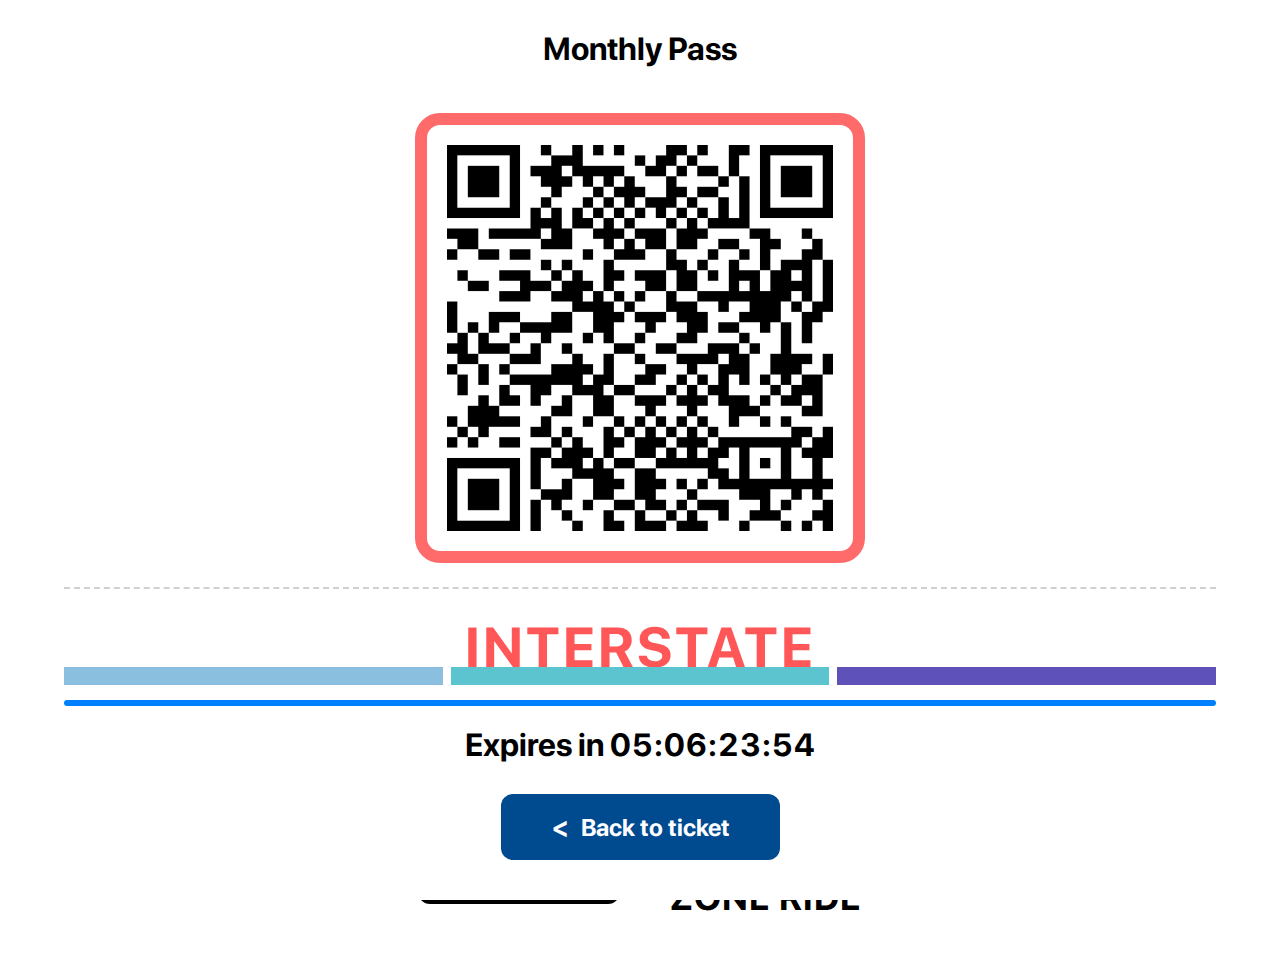
<file: index.html>
<!DOCTYPE html>
<html>

<meta http-equiv="content-type" content="text/html;charset=utf-8" />
<head>
    <link rel="icon" type="image/x-icon" href="favicon.ico">
    <meta name="viewport" content="user-scalable=0">
    <meta name="theme-color" content="#ffffff">
    <meta name="apple-mobile-web-app-capable" content="yes">
    <meta name="apple-mobile-web-app-status-bar-style" content="default">
    <link rel="stylesheet" href="style.css">
    <script>
        const linkElement = document.createElement('link');
        linkElement.rel = 'stylesheet';
        linkElement.type = 'text/css';
        const timestamp = new Date().getTime();
        const updatedCssUrl = `color.css?t=${timestamp}`;
        linkElement.href = updatedCssUrl;
        document.head.appendChild(linkElement);
        
        // Load custom colors from admin panel
        const customCSS = localStorage.getItem('customCSS');
        if (customCSS) {
            const styleElement = document.createElement('style');
            styleElement.textContent = customCSS;
            document.head.appendChild(styleElement);
        }
    </script>
    <script>
        function openPopup() {
            document.getElementById('popupModal').style.display = 'flex';
        }
    
        function closePopup() {
            document.getElementById('popupModal').style.display = 'none';
        }
    </script>
</head>
<body style="margin: 0;">
    <div class="page-title">Monthly Pass</div>
    
    <div class="qr-container">
        <a href="#" onclick="openPopup(); return false;">
            <img class="qr-code" src="your-qr-code-image.png" alt="QR Code">
        </a>
    </div>
    
    <div class="dotted-separator"></div>
    
    <div class="pass-type">INTERSTATE</div>
    
    <div class="pass-info">
        <div class="month-box">
            <div class="month-text" id="pass_month">NOV</div>
            <div class="year-text" id="pass_year">2025</div>
        </div>
        <div class="zone-info">
            <div class="zone-number" onclick="updateZoneText()">2</div>
            <div class="zone-label">ZONE RIDE</div>
        </div>
    </div>
    
    <div class="bottom-container">
        <div class="color-strip">
            <div class="color-block blue"></div>
            <div class="color-block cyan"></div>
            <div class="color-block purple"></div>
        </div>
        <div class="progress-bar"></div>
        <div class="expires-text">Expires in <span id="countdown"></span></div>
        <button class="back-button" onclick="window.history.back()">
            <span class="back-arrow">&lt;</span> Back to ticket
        </button>
    </div>
    
    <div id="popupModal" class="popup-modal">
        <img onclick="closePopup()" src="your-qr-code-image.png" alt="QR Code" class="popup-qr">
        <div class="tap-back" onclick="closePopup()">Tap to go back</div>
    </div>
    
    <script>
        function updateMonthAndYear() {
            var currentDate = new Date();
            var monthNames = ["JAN", "FEB", "MAR", "APR", "MAY", "JUN", "JUL", "AUG", "SEP", "OCT", "NOV", "DEC"];
            var month = monthNames[currentDate.getMonth()];
            var year = currentDate.getFullYear();
            document.getElementById("pass_month").textContent = month;
            document.getElementById("pass_year").textContent = year;
        }

        function updateCountdown() {
            const countdown = document.getElementById('countdown');
            const currentDate = new Date();
            const currentMonth = currentDate.getMonth();
            const deadlineDate = new Date(currentDate.getFullYear(), currentMonth + 1, 1, 0, 0, 0);

            const timeRemaining = new Date(deadlineDate - currentDate);

            const days = timeRemaining.getUTCDate() - 1;
            const hours = timeRemaining.getUTCHours();
            const minutes = timeRemaining.getUTCMinutes();
            const seconds = timeRemaining.getUTCSeconds();

            countdown.textContent = `${days.toString().padStart(2, '0')}:${hours.toString().padStart(2, '0')}:${minutes.toString().padStart(2, '0')}:${seconds.toString().padStart(2, '0')}`;
        }

        function updateZoneText() {
            const zoneElement = document.querySelector('.zone-number');
            let currentZone = parseInt(zoneElement.textContent, 10);
            currentZone = currentZone === 8 ? 2 : currentZone + 1;
            zoneElement.textContent = currentZone;
        }
        
        updateMonthAndYear();
        updateCountdown();
        setInterval(updateCountdown, 1000);
    </script>

</body>
</html>
</file>
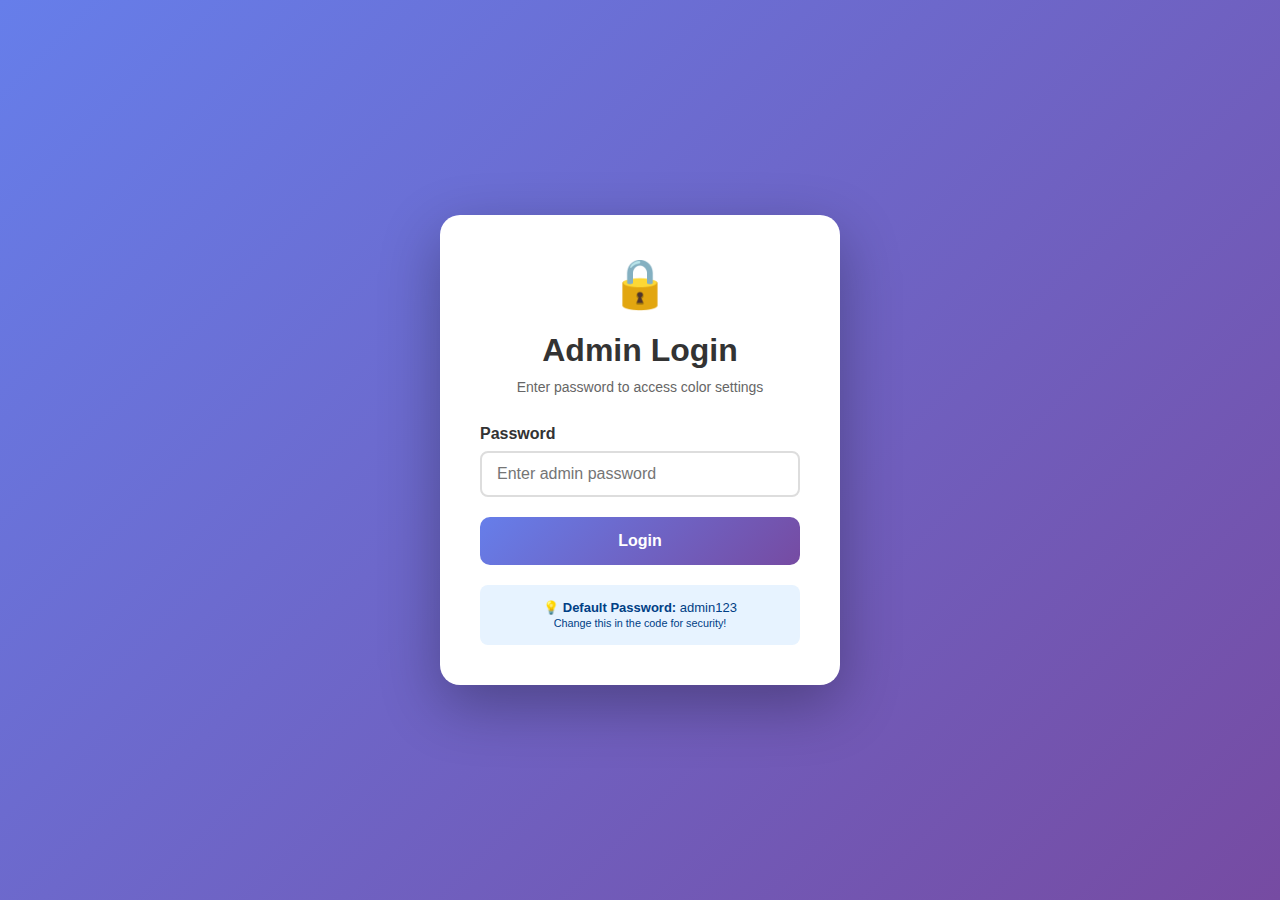
<file: admin.html>
<!DOCTYPE html>
<html>
<head>
    <meta charset="UTF-8">
    <meta name="viewport" content="width=device-width, initial-scale=1.0">
    <title>Admin - Color Settings</title>
    <style>
        * {
            margin: 0;
            padding: 0;
            box-sizing: border-box;
        }

        body {
            font-family: -apple-system, BlinkMacSystemFont, 'Segoe UI', sans-serif;
            background: linear-gradient(135deg, #667eea 0%, #764ba2 100%);
            min-height: 100vh;
            display: flex;
            justify-content: center;
            align-items: center;
            padding: 20px;
        }

        .login-container {
            background: white;
            border-radius: 20px;
            padding: 40px;
            box-shadow: 0 20px 60px rgba(0,0,0,0.3);
            max-width: 400px;
            width: 100%;
            text-align: center;
        }

        .login-container h1 {
            font-size: 32px;
            margin-bottom: 10px;
            color: #333;
        }

        .login-container .subtitle {
            color: #666;
            margin-bottom: 30px;
            font-size: 14px;
        }

        .login-form {
            text-align: left;
        }

        .login-form label {
            display: block;
            font-weight: 600;
            margin-bottom: 8px;
            color: #333;
        }

        .login-form input[type="password"] {
            width: 100%;
            padding: 12px 15px;
            border: 2px solid #ddd;
            border-radius: 8px;
            font-size: 16px;
            margin-bottom: 20px;
        }

        .login-form input[type="password"]:focus {
            outline: none;
            border-color: #667eea;
        }

        .login-btn {
            width: 100%;
            padding: 15px;
            background: linear-gradient(135deg, #667eea 0%, #764ba2 100%);
            color: white;
            border: none;
            border-radius: 10px;
            font-size: 16px;
            font-weight: 600;
            cursor: pointer;
            transition: all 0.3s ease;
        }

        .login-btn:hover {
            transform: translateY(-2px);
            box-shadow: 0 5px 15px rgba(102, 126, 234, 0.4);
        }

        .error-message {
            background: #f8d7da;
            color: #721c24;
            padding: 12px;
            border-radius: 8px;
            margin-bottom: 20px;
            display: none;
            border: 1px solid #f5c6cb;
        }

        .lock-icon {
            font-size: 48px;
            margin-bottom: 20px;
        }

        .admin-container {
            background: white;
            border-radius: 20px;
            padding: 40px;
            box-shadow: 0 20px 60px rgba(0,0,0,0.3);
            max-width: 500px;
            width: 100%;
            display: none;
        }

        .admin-container h1 {
            font-size: 32px;
            margin-bottom: 10px;
            color: #333;
        }

        .admin-container .subtitle {
            color: #666;
            margin-bottom: 30px;
            font-size: 14px;
        }

        .logout-btn {
            position: absolute;
            top: 20px;
            right: 20px;
            background: #dc3545;
            color: white;
            border: none;
            padding: 10px 20px;
            border-radius: 8px;
            cursor: pointer;
            font-weight: 600;
        }

        .logout-btn:hover {
            background: #c82333;
        }

        .color-group {
            margin-bottom: 25px;
            padding: 20px;
            background: #f8f9fa;
            border-radius: 12px;
            border: 2px solid #e9ecef;
        }

        label {
            display: block;
            font-weight: 600;
            margin-bottom: 10px;
            color: #333;
            font-size: 16px;
        }

        .color-input-wrapper {
            display: flex;
            align-items: center;
            gap: 15px;
        }

        input[type="color"] {
            width: 80px;
            height: 50px;
            border: none;
            border-radius: 8px;
            cursor: pointer;
            box-shadow: 0 2px 8px rgba(0,0,0,0.1);
        }

        input[type="text"] {
            flex: 1;
            padding: 12px 15px;
            border: 2px solid #ddd;
            border-radius: 8px;
            font-size: 16px;
            font-family: monospace;
            text-transform: uppercase;
        }

        input[type="text"]:focus {
            outline: none;
            border-color: #667eea;
        }

        .preview-box {
            width: 60px;
            height: 50px;
            border-radius: 8px;
            border: 2px solid #ddd;
        }

        .button-group {
            display: flex;
            gap: 15px;
            margin-top: 30px;
        }

        button {
            flex: 1;
            padding: 15px;
            border: none;
            border-radius: 10px;
            font-size: 16px;
            font-weight: 600;
            cursor: pointer;
            transition: all 0.3s ease;
        }

        .save-btn {
            background: linear-gradient(135deg, #667eea 0%, #764ba2 100%);
            color: white;
        }

        .save-btn:hover {
            transform: translateY(-2px);
            box-shadow: 0 5px 15px rgba(102, 126, 234, 0.4);
        }

        .reset-btn {
            background: #e9ecef;
            color: #333;
        }

        .reset-btn:hover {
            background: #dee2e6;
        }

        .preview-btn {
            background: #28a745;
            color: white;
        }

        .preview-btn:hover {
            background: #218838;
            transform: translateY(-2px);
        }

        .success-message {
            background: #d4edda;
            color: #155724;
            padding: 15px;
            border-radius: 8px;
            margin-top: 20px;
            display: none;
            border: 1px solid #c3e6cb;
        }

        .info-box {
            background: #fff3cd;
            border: 1px solid #ffeeba;
            color: #856404;
            padding: 15px;
            border-radius: 8px;
            margin-bottom: 20px;
            font-size: 14px;
        }

        .info-box strong {
            display: block;
            margin-bottom: 5px;
        }
    </style>
</head>
<body>
    <button class="logout-btn" id="logoutBtn" style="display: none;" onclick="logout()">Logout</button>

    <!-- Login Screen -->
    <div class="login-container" id="loginContainer">
        <div class="lock-icon">🔒</div>
        <h1>Admin Login</h1>
        <p class="subtitle">Enter password to access color settings</p>
        
        <div class="error-message" id="errorMsg">
            ❌ Incorrect password. Please try again.
        </div>

        <form class="login-form" onsubmit="login(event)">
            <label for="password">Password</label>
            <input type="password" id="password" placeholder="Enter admin password" required>
            <button type="submit" class="login-btn">Login</button>
        </form>

        <div style="margin-top: 20px; padding: 15px; background: #e7f3ff; border-radius: 8px; font-size: 13px; color: #004085;">
            <strong>💡 Default Password:</strong> admin123<br>
            <small>Change this in the code for security!</small>
        </div>
    </div>

    <!-- Admin Panel (Hidden by default) -->
    <div class="admin-container" id="adminContainer">
        <h1>🎨 Color Admin Panel</h1>
        <p class="subtitle">Customize your NJ Transit pass colors</p>

        <div class="info-box">
            <strong>📌 Note:</strong>
            After saving, refresh your main page to see changes!
        </div>

        <div class="color-group">
            <label>QR Code Border Color</label>
            <div class="color-input-wrapper">
                <input type="color" id="qrBorderPicker" value="#FF6B6B">
                <input type="text" id="qrBorderText" value="#FF6B6B" maxlength="7">
                <div class="preview-box" id="qrBorderPreview"></div>
            </div>
        </div>

        <div class="color-group">
            <label>INTERSTATE Text & Month Box Color</label>
            <div class="color-input-wrapper">
                <input type="color" id="primaryPicker" value="#FF5757">
                <input type="text" id="primaryText" value="#FF5757" maxlength="7">
                <div class="preview-box" id="primaryPreview"></div>
            </div>
        </div>

        <div class="color-group">
            <label>Color Strip - Blue</label>
            <div class="color-input-wrapper">
                <input type="color" id="strip1Picker" value="#8BBFE0">
                <input type="text" id="strip1Text" value="#8BBFE0" maxlength="7">
                <div class="preview-box" id="strip1Preview"></div>
            </div>
        </div>

        <div class="color-group">
            <label>Color Strip - Cyan</label>
            <div class="color-input-wrapper">
                <input type="color" id="strip2Picker" value="#5CC4CE">
                <input type="text" id="strip2Text" value="#5CC4CE" maxlength="7">
                <div class="preview-box" id="strip2Preview"></div>
            </div>
        </div>

        <div class="color-group">
            <label>Color Strip - Purple</label>
            <div class="color-input-wrapper">
                <input type="color" id="strip3Picker" value="#5E52BA">
                <input type="text" id="strip3Text" value="#5E52BA" maxlength="7">
                <div class="preview-box" id="strip3Preview"></div>
            </div>
        </div>

        <div class="color-group">
            <label>Back Button Background</label>
            <div class="color-input-wrapper">
                <input type="color" id="buttonPicker" value="#004A8F">
                <input type="text" id="buttonText" value="#004A8F" maxlength="7">
                <div class="preview-box" id="buttonPreview"></div>
            </div>
        </div>

        <div class="button-group">
            <button class="reset-btn" onclick="resetColors()">Reset to Default</button>
            <button class="save-btn" onclick="saveColors()">Save Colors</button>
        </div>

        <button class="preview-btn" style="width: 100%; margin-top: 10px;" onclick="previewChanges()">
            👁️ Preview Changes
        </button>

        <div class="success-message" id="successMsg">
            ✅ Colors saved successfully! Refresh your main page to see changes.
        </div>
    </div>

    <script>
        // ⚠️ CHANGE THIS PASSWORD FOR SECURITY ⚠️
        const ADMIN_PASSWORD = "admin123";  // ← Change this to your own password
        
        // Authentication functions
        function login(event) {
            event.preventDefault();
            const password = document.getElementById('password').value;
            
            if (password === ADMIN_PASSWORD) {
                // Store authentication in session
                sessionStorage.setItem('adminAuth', 'true');
                showAdminPanel();
            } else {
                // Show error
                document.getElementById('errorMsg').style.display = 'block';
                document.getElementById('password').value = '';
                setTimeout(() => {
                    document.getElementById('errorMsg').style.display = 'none';
                }, 3000);
            }
        }

        function logout() {
            sessionStorage.removeItem('adminAuth');
            document.getElementById('loginContainer').style.display = 'block';
            document.getElementById('adminContainer').style.display = 'none';
            document.getElementById('logoutBtn').style.display = 'none';
            document.getElementById('password').value = '';
        }

        function showAdminPanel() {
            document.getElementById('loginContainer').style.display = 'none';
            document.getElementById('adminContainer').style.display = 'block';
            document.getElementById('logoutBtn').style.display = 'block';
        }

        function checkAuth() {
            if (sessionStorage.getItem('adminAuth') === 'true') {
                showAdminPanel();
            }
        }

        // Color definitions
        const colors = {
            qrBorder: { picker: 'qrBorderPicker', text: 'qrBorderText', preview: 'qrBorderPreview', default: '#FF6B6B', key: 'qr-bg' },
            primary: { picker: 'primaryPicker', text: 'primaryText', preview: 'primaryPreview', default: '#FF5757', key: 'first' },
            strip1: { picker: 'strip1Picker', text: 'strip1Text', preview: 'strip1Preview', default: '#8BBFE0', key: 'stripone' },
            strip2: { picker: 'strip2Picker', text: 'strip2Text', preview: 'strip2Preview', default: '#5CC4CE', key: 'striptwo' },
            strip3: { picker: 'strip3Picker', text: 'strip3Text', preview: 'strip3Preview', default: '#5E52BA', key: 'stripthree' },
            button: { picker: 'buttonPicker', text: 'buttonText', preview: 'buttonPreview', default: '#004A8F', key: 'button-bg' }
        };

        // Initialize on load
        window.onload = function() {
            checkAuth();  // Check if already logged in
            loadColors();
            setupEventListeners();
        };

        function setupEventListeners() {
            Object.values(colors).forEach(color => {
                const picker = document.getElementById(color.picker);
                const text = document.getElementById(color.text);
                const preview = document.getElementById(color.preview);

                // Color picker change
                picker.addEventListener('input', function() {
                    const hexValue = this.value.toUpperCase();
                    text.value = hexValue;
                    preview.style.backgroundColor = hexValue;
                });

                // Text input change
                text.addEventListener('input', function() {
                    let value = this.value.toUpperCase();
                    if (!value.startsWith('#')) value = '#' + value;
                    if (/^#[0-9A-F]{6}$/i.test(value)) {
                        picker.value = value;
                        preview.style.backgroundColor = value;
                    }
                });
            });
        }

        function loadColors() {
            Object.values(colors).forEach(color => {
                const savedColor = localStorage.getItem(color.key) || color.default;
                document.getElementById(color.picker).value = savedColor;
                document.getElementById(color.text).value = savedColor;
                document.getElementById(color.preview).style.backgroundColor = savedColor;
            });
        }

        function saveColors() {
            Object.values(colors).forEach(color => {
                const colorValue = document.getElementById(color.picker).value;
                localStorage.setItem(color.key, colorValue);
            });

            // Update color.css file content
            updateColorCSS();

            // Show success message
            const successMsg = document.getElementById('successMsg');
            successMsg.style.display = 'block';
            setTimeout(() => {
                successMsg.style.display = 'none';
            }, 3000);
        }

        function resetColors() {
            if (confirm('Are you sure you want to reset all colors to default?')) {
                Object.values(colors).forEach(color => {
                    document.getElementById(color.picker).value = color.default;
                    document.getElementById(color.text).value = color.default;
                    document.getElementById(color.preview).style.backgroundColor = color.default;
                    localStorage.setItem(color.key, color.default);
                });
                updateColorCSS();
                alert('Colors reset to default!');
            }
        }

        function updateColorCSS() {
            const cssContent = `:root {
    /* Primary coral/salmon color for INTERSTATE text and month box */
    --first: ${localStorage.getItem('first')};
    
    /* Color strip colors - matching NJ Transit design exactly */
    --stripone: ${localStorage.getItem('stripone')};      /* Light blue */
    --striptwo: ${localStorage.getItem('striptwo')};      /* Cyan/turquoise */
    --stripthree: ${localStorage.getItem('stripthree')};    /* Purple/indigo */
    
    /* QR code border (coral/salmon) */
    --qr-bg: ${localStorage.getItem('qr-bg')};
    
    /* Button background */
    --button-bg: ${localStorage.getItem('button-bg')};     /* Dark blue for back button */
}`;

            // Store in localStorage for the main page to read
            localStorage.setItem('customCSS', cssContent);
        }

        function previewChanges() {
            // Save first
            saveColors();
            // Open main page in new tab
            window.open('index.html', '_blank');
        }
    </script>
</body>
</html>
</file>
<file: style.css>
html {
    overflow: hidden;
}

@font-face {
    font-family: 'SF Pro Display';
    font-style: normal;
    font-weight: 100;
    src: url("SF-Pro-Display-Bold.otf") format("opentype");
}

@font-face {
    font-family: 'SF Pro Display Medium';
    font-style: normal;
    font-weight: 100;
    src: url("SF-Pro-Display-Medium.otf") format("opentype");
}

body {
    font-family: 'SF Pro Display', sans-serif;
    padding-top: constant(safe-area-inset-top);
    padding-top: env(safe-area-inset-top);
    background-color: #ffffff;
    color: #000000;
    margin: 0;
    padding: 0;
}

/* Page Title */
.page-title {
    text-align: center;
    font-size: 32px;
    font-weight: 600;
    padding: 20px 0;
    margin-top: 10px;
}

/* QR Code Container */
.qr-container {
    display: flex;
    justify-content: center;
    align-items: center;
    margin: 25px auto 20px;
    width: 80%;
    max-width: 450px;
}

.qr-code {
    width: 100%;
    height: auto;
    border-radius: 25px;
    background-color: white;
    padding: 20px;
    box-sizing: border-box;
    border: 12px solid var(--qr-bg);
}

/* Dotted Separator */
.dotted-separator {
    width: 90%;
    margin: 15px auto 20px;
    border-top: 2px dashed #D0D0D0;
}

/* Pass Type */
.pass-type {
    text-align: center;
    font-size: 56px;
    font-weight: 700;
    color: var(--first);
    letter-spacing: 3px;
    margin: 25px 0 30px;
}

/* Pass Info Container */
.pass-info {
    display: flex;
    justify-content: center;
    align-items: flex-end;
    gap: 50px;
    margin: 40px 30px 60px;
}

/* Month Box */
.month-box {
    display: flex;
    flex-direction: column;
    align-items: center;
    justify-content: center;
    background-color: var(--first);
    color: white;
    border-radius: 12px;
    padding: 22px 32px;
    min-width: 130px;
    border: 4px solid #000000;
    margin-bottom: 15px;
}

.month-text {
    font-size: 44px;
    font-weight: 700;
    line-height: 1;
}

.year-text {
    font-size: 40px;
    font-weight: 700;
    line-height: 1;
    margin-top: 2px;
}

/* Zone Info */
.zone-info {
    display: flex;
    flex-direction: column;
    align-items: center;
    justify-content: center;
}

.zone-number {
    font-size: 200px;
    font-weight: 700;
    line-height: 0.85;
    cursor: pointer;
}

.zone-label {
    font-size: 36px;
    font-weight: 600;
    letter-spacing: 1px;
    margin-top: -15px;
}

/* Bottom Container */
.bottom-container {
    position: fixed;
    bottom: 0;
    width: 100%;
    display: flex;
    flex-direction: column;
    align-items: center;
    background-color: white;
    padding-bottom: 20px;
}

/* Color Strip */
.color-strip {
    display: flex;
    justify-content: space-between;
    width: 90%;
    margin: 0 auto 15px;
    gap: 8px;
}

.color-block {
    flex: 1;
    height: 18px;
    border-radius: 0;
}

.blue {
    background: var(--stripone);
}

.cyan {
    background: var(--striptwo);
}

.purple {
    background: var(--stripthree);
}

/* Progress Bar */
.progress-bar {
    width: 90%;
    height: 6px;
    background: linear-gradient(to right, #0080FF 0%, #0080FF 100%);
    border-radius: 10px;
    margin: 0 auto 20px;
}

/* Expires Text */
.expires-text {
    font-size: 32px;
    font-weight: 600;
    text-align: center;
    margin-bottom: 30px;
}

#countdown {
    font-variant-numeric: tabular-nums;
    letter-spacing: 1px;
}

/* Back Button */
.back-button {
    background-color: var(--button-bg);
    color: white;
    border: none;
    border-radius: 12px;
    padding: 16px 50px;
    font-size: 24px;
    font-weight: 600;
    font-family: 'SF Pro Display', sans-serif;
    cursor: pointer;
    display: flex;
    align-items: center;
    gap: 12px;
    margin-bottom: 20px;
}

.back-arrow {
    font-size: 28px;
    font-weight: 300;
}

/* Popup Modal */
.popup-modal {
    display: none;
    position: fixed;
    top: 0;
    left: 0;
    width: 100%;
    height: 100%;
    background-color: rgba(0, 0, 0, 0.9);
    flex-direction: column;
    justify-content: center;
    align-items: center;
    z-index: 1000;
}

.popup-qr {
    max-width: 85%;
    max-height: 70%;
    border-radius: 20px;
    cursor: pointer;
}

.tap-back {
    color: white;
    font-size: 24px;
    margin-top: 30px;
    cursor: pointer;
    font-family: 'SF Pro Display Medium';
}

/* Responsive adjustments */
@media (max-width: 400px) {
    .page-title {
        font-size: 28px;
    }
    
    .pass-type {
        font-size: 42px;
    }
    
    .zone-number {
        font-size: 140px;
    }
    
    .zone-label {
        font-size: 28px;
    }
    
    .month-text {
        font-size: 36px;
    }
    
    .year-text {
        font-size: 32px;
    }
    
    .expires-text {
        font-size: 24px;
    }
}
</file>
